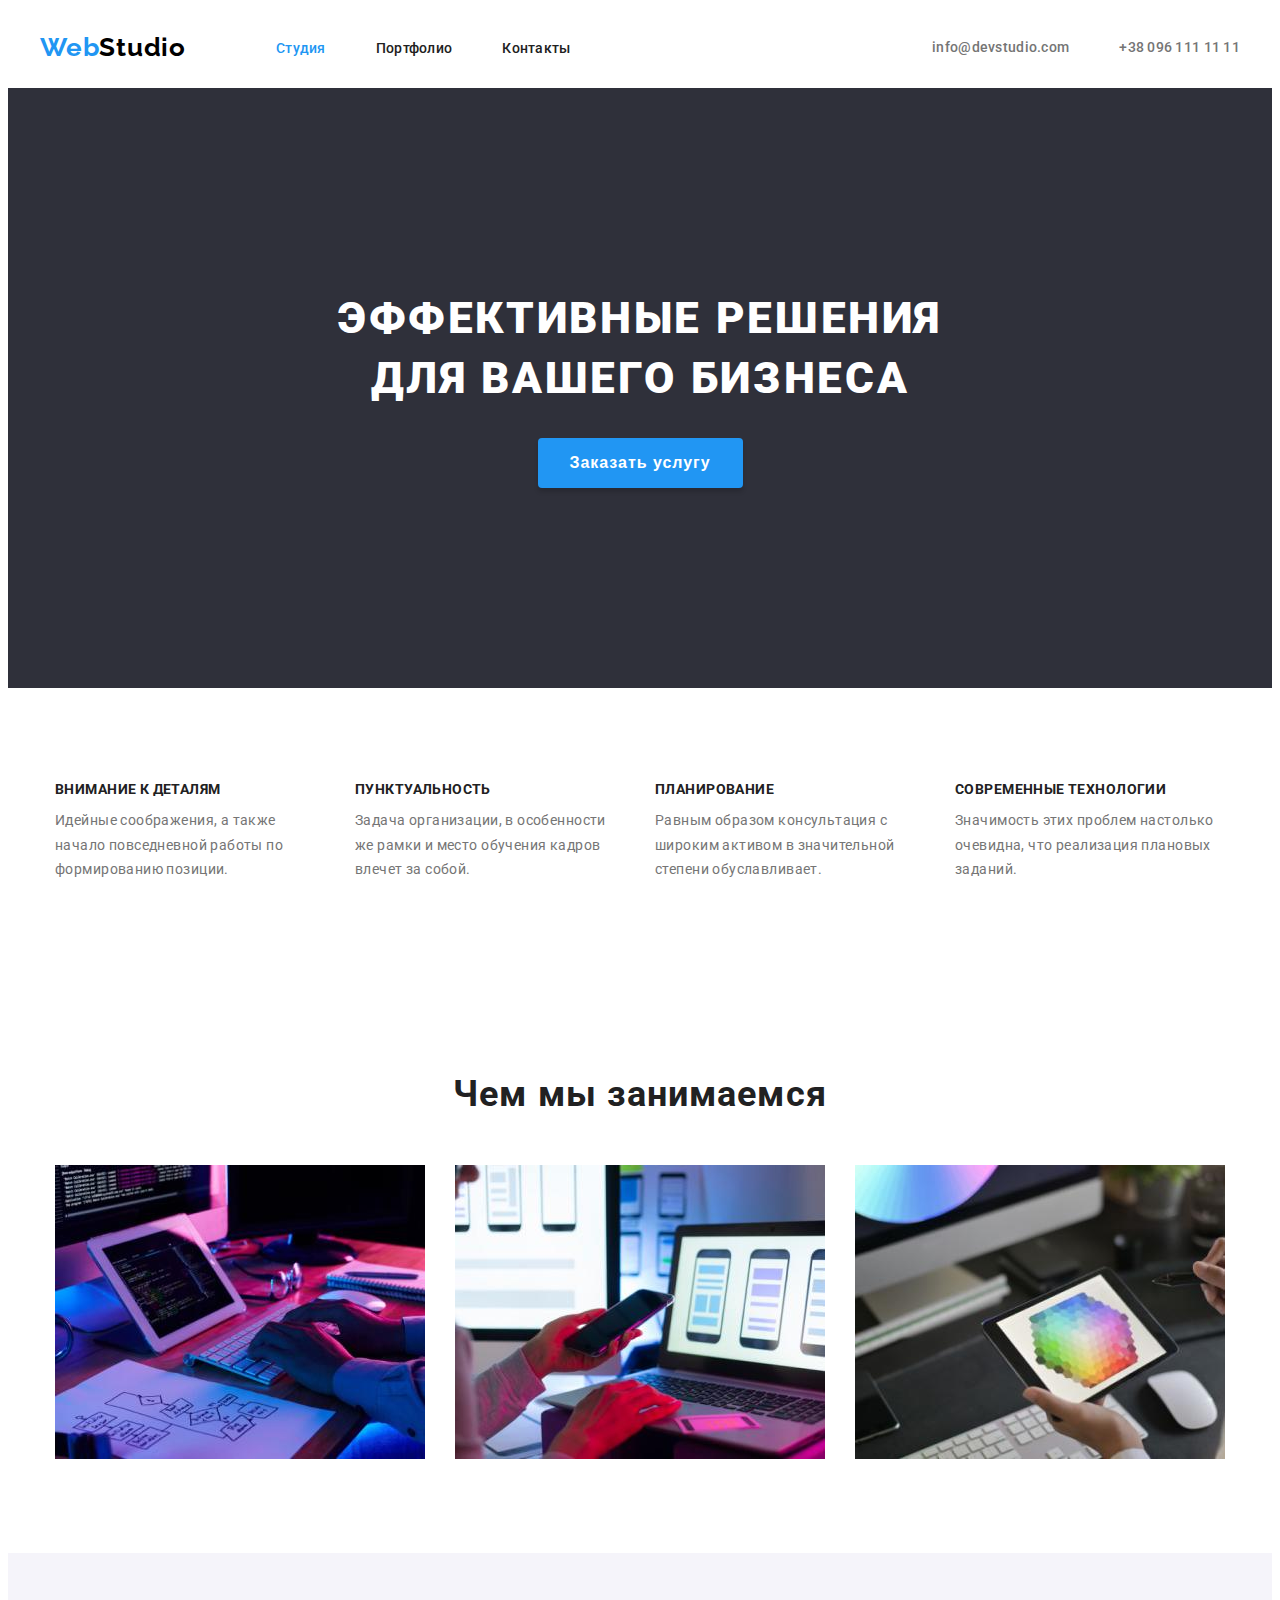
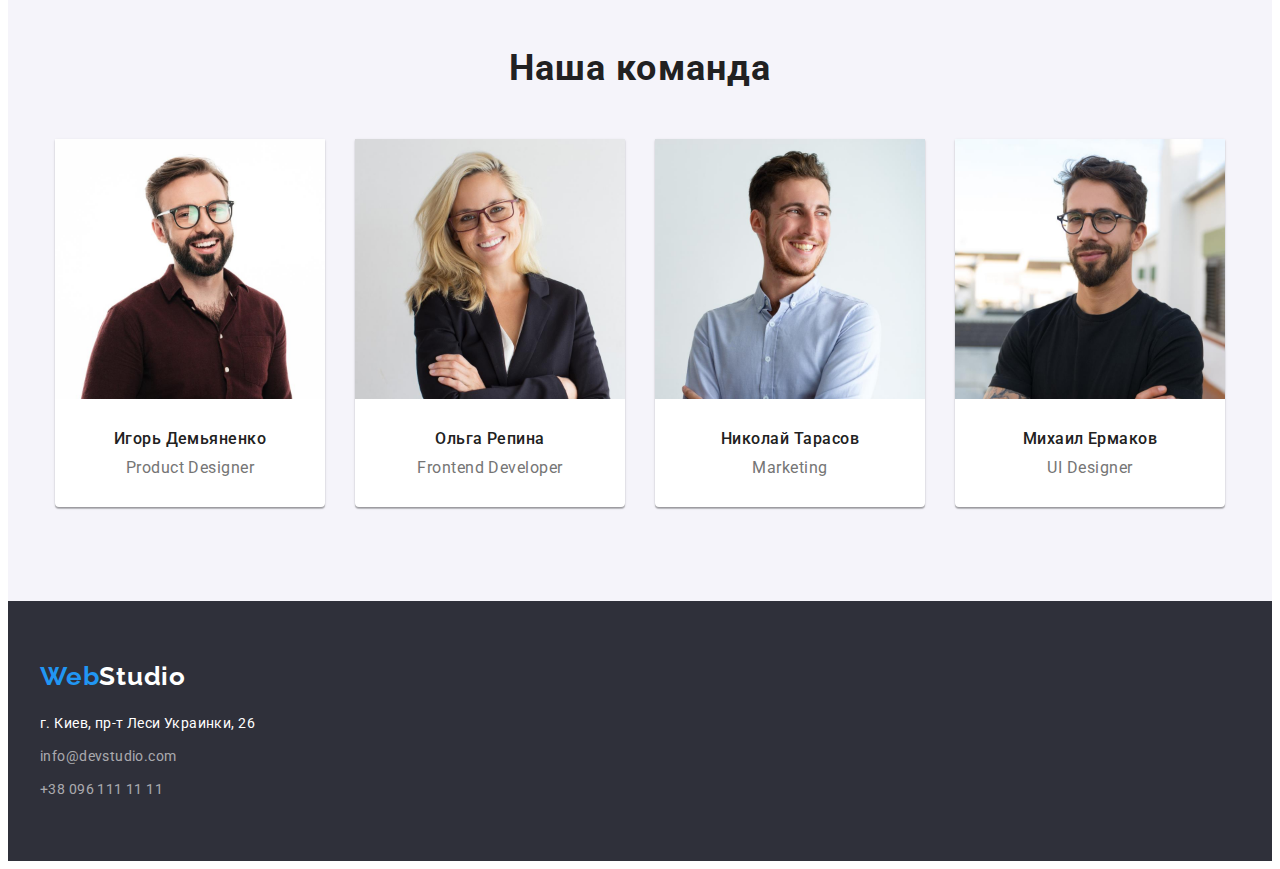
<file: index.html>
<!DOCTYPE html>
<html lang="ru">

<head>
    <meta charset="UTF-8">
    <meta http-equiv="X-UA-Compatible" content="IE=edge">
    <meta name="viewport" content="width=device-width, initial-scale=1.0">
    <title>Document</title>
    <link rel="preconnect" href="https://fonts.googleapis.com">
    <link rel="preconnect" href="https://fonts.gstatic.com" crossorigin>
    <link href="https://fonts.googleapis.com/css2?family=Raleway:wght@700&family=Roboto:wght@400;500;700;900&display=swap" rel="stylesheet">
    <link rel="stylesheet" href="https://cdnjs.cloudflare.com/ajax/libs/modern-normalize/1.1.0/modern-normalize.min.css" integrity="sha512-wpPYUAdjBVSE4KJnH1VR1HeZfpl1ub8YT/NKx4PuQ5NmX2tKuGu6U/JRp5y+Y8XG2tV+wKQpNHVUX03MfMFn9Q==" crossorigin="anonymous" referrerpolicy="no-referrer"
    />
    <link rel="stylesheet" href="./css/styless.css">
</head>

<body>
    <!-- Section Header -->
    <header class="header">
        <div class="container main-nav">
            <nav class="nav">
                <a href="./index.html" lang="en" class="logo link">Web<span class="logo-header link">Studio</span></a>
                <ul class="site-nav list">
                    <li class="header-item">
                        <a href="./index.html" class="header-link link current">Студия</a>
                    </li>
                    <li class="header-item">
                        <a href="./portfolio.html" class="header-link link">Портфолио</a>
                    </li>
                    <li class="header-item">
                        <a href="Контакты" class="header-link list link">Контакты</a>
                    </li>
                </ul>
            </nav>
            <ul class="header-contacts-link list">
                <li>
                    <a href="mailto:info@devstudio.com" class="contacts-link link">info@devstudio.com</a>
                </li>
                <li>
                    <a href="tel:+380961111111" class="contacts-link link">+38 096 111 11 11</a>
                </li>
            </ul>
        </div>
    </header>
    <main class="hero-left">
        <!-- Section hero -->
        <section class="hero">
            <div class="container">
                <h1 class="hero-title">Эффективные решения для вашего бизнеса</h1>
                <button type="button" class="hero-button">Заказать услугу</button>
            </div>
        </section>
        <!-- Section features -->
        <section class="features-section section">
            <div class="container">
                <h2 hidden>about-work</h2>
                <ul class="list">
                    <li class="features-list">
                        <h3 class="features-title subtitle">Внимание к деталям</h3>
                        <p class="features-text">Идейные соображения, а также начало повседневной работы по формированию позиции.
                        </p>
                        <li>

                            <li class="features-list">
                                <h3 class="features-title subtitle">Пунктуальность</h3>
                                <p class="features-text">Задача организации, в особенности же рамки и место обучения кадров влечет за собой.</p>
                            </li>
                            <li class="features-list">
                                <h3 class="features-title subtitle">Планирование</h3>
                                <p class="features-text">Равным образом консультация с широким активом в значительной степени обуславливает.
                                </p>
                            </li>
                            <li class="features-list">
                                <h3 class="features-title subtitle">Современные технологии</h3>
                                <p class="features-text">Значимость этих проблем настолько очевидна, что реализация плановых заданий.
                                </p>
                            </li>
                </ul>
            </div>
        </section>
        <!-- Section task -->
        <section class="task section">
            <div class="container">
                <h2 class="task-title title">Чем мы занимаемся</h2>
                <ul class="list">
                    <li class="task-list"><img src="./images/img.jpg" class="task-img" alt="набирает текст на пк" width="370" height="294"></li>
                    <li class="task-list"><img src="./images/img2 (1).jpg" class="task-img" alt="набирает текст на телефоне" width="370" height="294"></li>
                    <li class="task-list"><img src="./images/img3.jpg" class="task-img" alt="разбирает на теелфоне" width="370" height="294"></li>
                </ul>
            </div>
        </section>
        <!-- Section team -->
        <section class="section-team section">
            <div class="container">
                <h2 class="team-title title">Наша команда</h2>
                <ul class="list">
                    <li class="team-list"><img src="./images/man1.jpg" class="team-img" alt="игор демяненко" width="270" height="260">
                        <div class="team-card-description">
                            <h3 class="name subtile">Игорь Демьяненко</h3>
                            <p lang="en" class="text">Product Designer</p>
                        </div>
                    </li>

                    <li class="team-list"><img src=" ./images/girl.jpg " class="team-img" alt=" ольга репина " width=" 270 " height=" 260 ">
                        <div class="team-card-description">
                            <h3 class="name subtile">Ольга Репина</h3>
                            <p lang=" en " class=" text ">Frontend Developer</p>
                        </div>
                    </li>

                    <li class="team-list">
                        <img src="./images/man2.jpg" class="team-img" alt="николай тарасов" width="270" height="260">
                        <div class="team-card-description">
                            <h3 class="name subtile">Николай Тарасов</h3>
                            <p lang="en" class="text">Marketing</p>
                        </div>
                    </li>

                    <li class="team-list"><img src=" ./images/man3.jpg " class="team-img" alt=" михаил ермаков " width=" 270 " height=" 260 ">
                        <div class="team-card-description">
                            <h3 class=" name subtile ">Михаил Ермаков</h3>
                            <p lang="en" class="text">UI Designer</p>
                        </div>
                    </li>

                </ul>
            </div>
        </section>
    </main>
    <!--Section Footer -->
    <footer class="footer">
        <div class="container">
            <a href="./index.html" class="logo link footer-link"> Web<span class="logo-footer">Studio</span> </a>
            <address>
                <ul class="list footer-list">
                    <li class="footer-list-item"><a href="" class="link footer-item">г. Киев, пр-т Леси Украинки, 26</a>
                    </li>
                    <li class="footer-list-item">
                        <a href="mailto:info@devstudio.com" class="link footer-contact">info@devstudio.com</a>
                    </li>
                    <li class="footer-list-item">
                        <a href="tel:+380961111111" class="link footer-contact">+38 096 111 11 11</a>
                    </li>
                </ul>
            </address>
        </div>
    </footer>
</body>

</html>
</file>
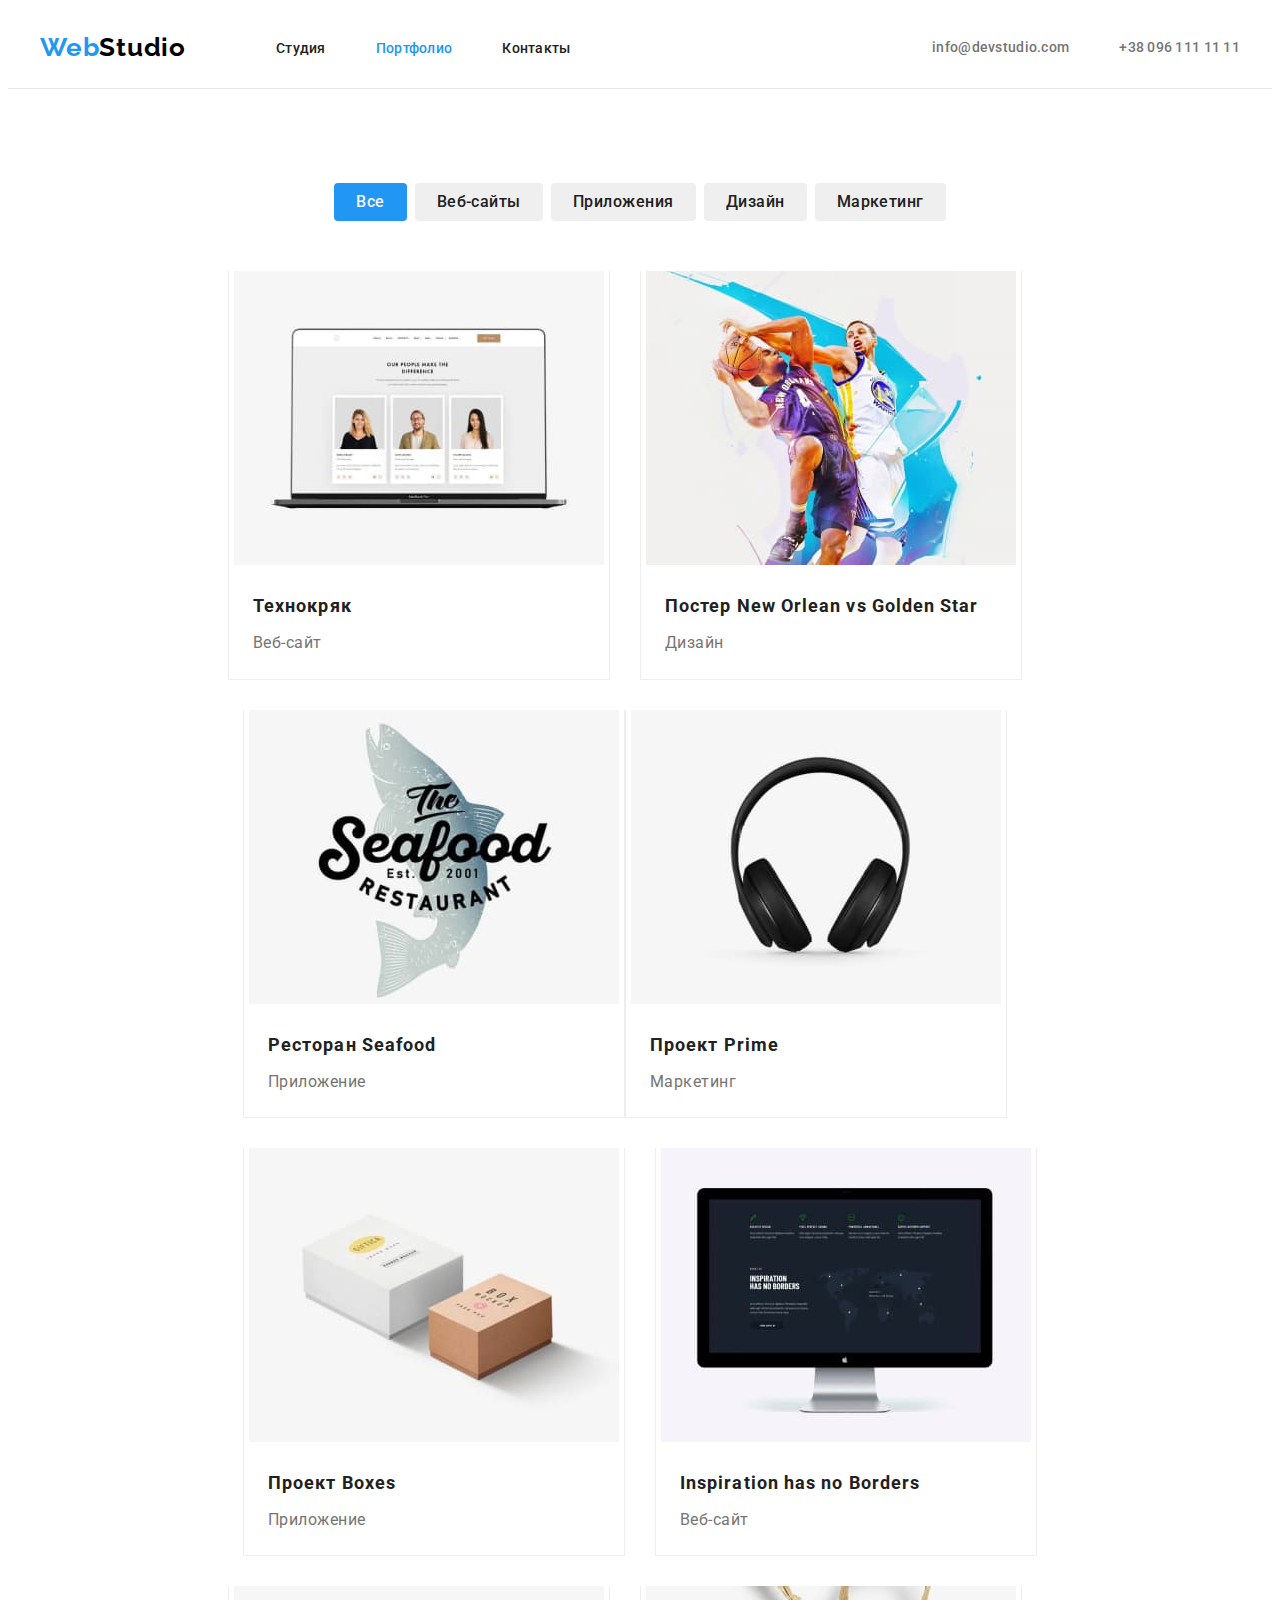
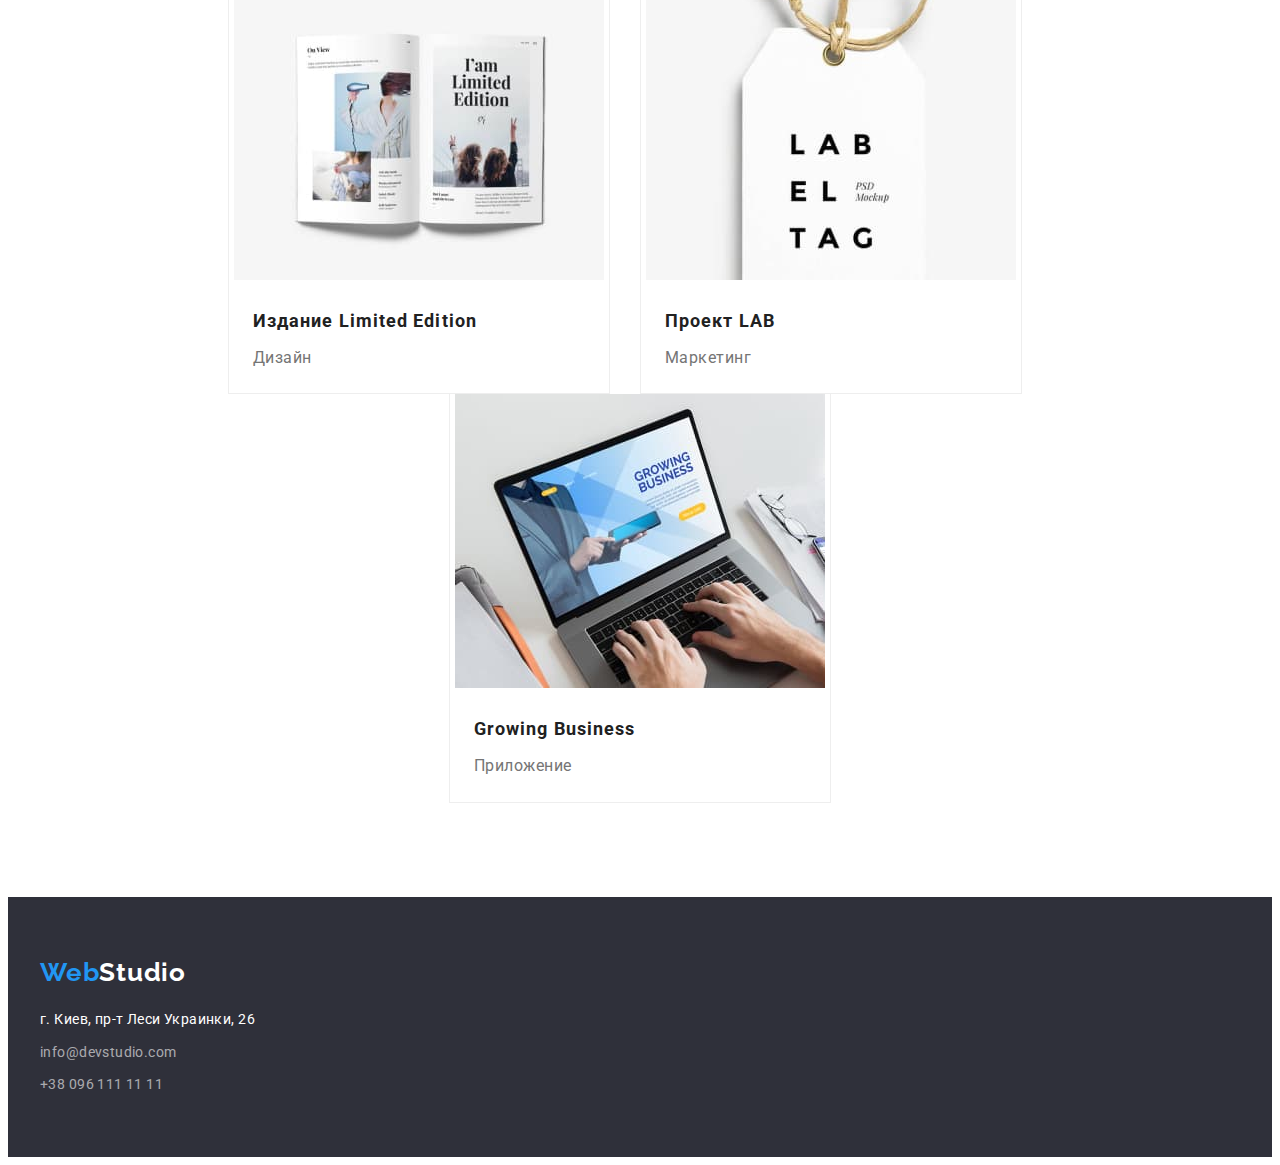
<file: portfolio.html>
<!DOCTYPE html>
<html lang="ru">

<head>
    <meta charset="UTF-8">
    <meta http-equiv="X-UA-Compatible" content="IE=edge">
    <meta name="viewport" content="width=device-width, initial-scale=1.0">
    <title>Document</title>
    <link rel="preconnect" href="https://fonts.googleapis.com">
    <link rel="preconnect" href="https://fonts.gstatic.com" crossorigin>
    <link href="https://fonts.googleapis.com/css2?family=Raleway:wght@700&family=Roboto:wght@400;500;700;900&display=swap" rel="stylesheet">
    <link rel="stylesheet" href="https://cdnjs.cloudflare.com/ajax/libs/modern-normalize/1.1.0/modern-normalize.min.css" integrity="sha512-wpPYUAdjBVSE4KJnH1VR1HeZfpl1ub8YT/NKx4PuQ5NmX2tKuGu6U/JRp5y+Y8XG2tV+wKQpNHVUX03MfMFn9Q==" crossorigin="anonymous" referrerpolicy="no-referrer"
    />
    <link rel="stylesheet" href="./css/styless.css">
</head>

<body>
    <!-- Section Header -->
    <header class="header">
        <div class="container main-nav">
            <nav class="nav">
                <a href="index.html" lang="en" class="logo link">Web<span class="logo-header link">Studio</span></a>
                <ul class="site-nav list">
                    <li class="header-item">
                        <a href="./index.html" class="header-link link">Студия</a>
                    </li>
                    <li class="header-item">
                        <a href="./portfolio.html" class="header-link link current">Портфолио</a>
                    </li>
                    <li class="header-item">
                        <a href="Контакты" class="header-link list link">Контакты</a>
                    </li>
                </ul>
            </nav>
            <ul class="header-contacts-link list">
                <li>
                    <a href="mailto:info@devstudio.com" class="contacts-link link">info@devstudio.com</a>
                </li>
                <li>
                    <a href="tel:+380961111111" class="contacts-link link">+38 096 111 11 11</a>
                </li>
            </ul>
        </div>
    </header>
    <main>
        <!-- Section Hero -->
        <section class="portf-section section">
            <div class="container">
                <h1 hidden>portfolio</h1>
                <ul class="list menu-list">
                    <li class="item">
                        <button type="button" class="button active-button">Все</button>
                    </li>
                    <li class="item">
                        <button type="button " class="button">Веб-сайты</button>
                    </li>
                    <li class="item">
                        <button type="button " class="button">Приложения</button>
                    </li>
                    <li class="item">
                        <button type="button " class="button">Дизайн</button>
                    </li>
                    <li class="item">
                        <button type="button " class="button">Маркетинг</button>
                    </li>
                </ul>
                <ul class="list portf-list">
                    <li class="item-portf">
                        <a href="" class="link">
                            <img src="./images/tehnokrak.jpg " alt="технокряк " width="370 " height="294 " />
                            <div class="portfolio-card-description">
                                <h2 class="portfolio-title">Технокряк</h2>
                                <p class="portfolio-text">Веб-сайт</p>
                            </div>
                        </a>
                    </li>
                    <li class="item-portf">
                        <a href="" class="link">
                            <img src="./images/new orlean vs golden star.jpg " alt="постер " width="370 " height="294 " />
                            <div class="portfolio-card-description">
                                <h2 class="portfolio-title">Постер New Orlean vs Golden Star</h2>
                                <p class="portfolio-text">Дизайн</p>
                            </div>
                        </a>
                    </li>
                    <li class="item-portf">
                        <a href="" class="link">
                            <img src="./images/seafood.jpg " alt="рыбный ресторан " width="370 " height="294 " />
                            <div class="portfolio-card-description">
                                <h2 class="portfolio-title">Ресторан Seafood</h2>
                                <p class="portfolio-text">Приложение</p>
                            </div>
                        </a>
                    </li>
                    <li class="item-portf">
                        <a href="" class="link">
                            <img src="./images/prime.jpg " alt="наушники " width="370 " height="294 " />
                            <div class="portfolio-card-description">
                                <h2 class="portfolio-title">Проект Prime</h2>
                                <p class="portfolio-text">Маркетинг</p>
                            </div>
                        </a>
                    </li>

                    <li class="item-portf">
                        <a href="" class="link">
                            <img src="./images/boxes.jpg " alt="коробка " width="370 " height="294 " />
                            <div class="portfolio-card-description">
                                <h2 class="portfolio-title">Проект Boxes</h2>
                                <p class="portfolio-text">Приложение</p>
                            </div>
                        </a>
                    </li>
                    <li class="item-portf">
                        <a href="" class="link">
                            <img src="./images/inspiration has no borders.jpg " alt="монитор " width="370 " height="294 " />
                            <div class="portfolio-card-description">
                                <h2 class="portfolio-title">Inspiration has no Borders</h2>
                                <p class="portfolio-text">Веб-сайт</p>
                            </div>
                        </a>
                    </li>
                    <li class="item-portf">
                        <a href="" class="link">
                            <img src="./images/limited edition.jpg " alt="журнал " width="370 " height="294 " />
                            <div class="portfolio-card-description">
                                <h2 class="portfolio-title">Издание Limited Edition</h2>
                                <p class="portfolio-text">Дизайн</p>
                            </div>
                        </a>
                    </li>
                    <li class="item-portf">
                        <a href="" class="link">
                            <img src="./images/lab.jpg " alt="ярлык " width="370 " height="294 " />
                            <div class="portfolio-card-description">
                                <h2 class="portfolio-title">Проект LAB</h2>
                                <p class="portfolio-text">Маркетинг</p>
                            </div>
                        </a>
                    </li>
                    <li class="item-portf">
                        <a href="" class="link">
                            <img src="./images/growing business.jpg " alt="ноутбук " width="370 " height="294 " />
                            <div class="portfolio-card-description">
                                <h2 class="portfolio-title">Growing Business</h2>
                                <p class="portfolio-text">Приложение</p>
                            </div>
                        </a>
                    </li>
                </ul>
            </div>
        </section>
    </main>

    <!-- Section Footer -->
    <footer class="footer">
        <div class="container">
            <a href="./index.html" class="logo link footer-link"> Web<span class="logo-footer">Studio</span> </a>
            <address>
                <ul class="list footer-list">
                    <li class="footer-list-item"><a href="" class="link footer-item">г. Киев, пр-т Леси Украинки, 26</a>
                    </li>
                    <li class="footer-list-item">
                        <a href="mailto:info@devstudio.com" class="link footer-contact">info@devstudio.com</a>
                    </li>
                    <li class="footer-list-item">
                        <a href="tel:+380961111111" class="link footer-contact">+38 096 111 11 11</a>
                    </li>
                </ul>
            </address>
        </div>
    </footer>
</body>

</html>
</file>
<file: css/styless.css>
:root {
    --primary-title-color: #FFFFFF;
    --secondary-title-color: #000000;
    --primary-text-color: #212122;
    --secondary-text-color: #757575;
    --accent-color: #2196F3;
    --header-text-color: #212121;
    --first-logo-color: #000000;
    --second-bg-color: #2f303a;
    --sect-team-bg-color: #f5f4fa;
    --footer-contact-color: rgba(255, 255, 255, 0.6);
}


/* global selector */

html {
    box-sizing: border-box;
}

body {
    letter-spacing: 0.03em;
    font-family: 'Roboto', sans-serif;
    color: var(--primary-text-color);
    background-color: var(--primary-title-color);
    font-size: 14px;
}

h1,
h2,
h3,
p,
ul {
    margin-top: 0;
    margin-bottom: 0;
}

.title {
    color: var(--title-text-color);
    font-size: 36px;
    font-style: normal;
    font-weight: 700;
    line-height: 1.17;
    letter-spacing: 0.03em;
    text-align: center;
}

.link {
    text-decoration: none;
}

.list {
    list-style: none;
    padding-inline-start: 0;
    display: flex;
    justify-content: center;
}

.container {
    margin-left: auto;
    margin-right: auto;
    width: 1200px;
    padding-left: 15px;
    padding-right: 15px;
    text-align: center;
}


/* Header*/

.main-nav {
    display: flex;
    align-items: center;
}

.nav {
    display: flex;
    align-items: center;
}

.site-nav .header-item:not(:last-child),
.list .header-item:not(:last-child) {
    margin-right: 50px;
}

.hero-button {
    cursor: pointer;
    border: 0;
    margin: auto;
    padding: 10px 32px;
    display: inline-block;
    min-width: 200px;
    font-weight: 700;
    font-size: 16px;
    font-style: normal;
    line-height: 1.88;
    display: flex;
    align-items: center;
    text-align: center;
    letter-spacing: 0.06em;
    color: var(--primary-title-color);
}

.hero-button:focus,
.hero-button:hover {
    color: var(--header-text-color);
}

.hero-button {
    background-color: var(--accent-color);
    box-shadow: 0px 4px 4px rgba(0, 0, 0, 0.15);
    border-radius: 4px;
}

.logo {
    margin-right: 90px;
    display: block;
    padding-top: 24px;
    padding-bottom: 25px;
    font-family: Raleway;
    font-style: normal;
    font-weight: 700;
    font-size: 26px;
    line-height: 1.19;
    letter-spacing: 0.03em;
    text-align: left;
    color: var(--accent-color);
}

.logo-header {
    color: var(--first-logo-color)
}

.logo-footer {
    font-family: Raleway;
    font-style: normal;
    font-weight: 700;
    font-size: 26px;
    line-height: 1.19;
    text-align: left;
    color: var(--primary-title-color);
    letter-spacing: 0.03em;
}

.header-link {
    display: block;
    padding-top: 32px;
    padding-bottom: 32px;
    font-weight: 500;
    line-height: 1.17;
    letter-spacing: 0.02em;
    color: var(--header-text-color);
    text-align: left;
}

.header-link:focus,
.header-link:hover,
.contacts-link:focus,
.contacts-link:hover,
.site-nav .link.current,
.header-contacts-link .link.current {
    color: var(--accent-color);
}

.header-contacts-link {
    margin-left: auto;
}

.section {
    padding-top: 94px;
    padding-bottom: 94px;
}

.contacts-link {
    margin-left: 50px;
    display: block;
    padding-top: 32px;
    padding-bottom: 32px;
    color: var(--secondary-text-color);
    font-weight: 500;
    line-height: 1.14;
    letter-spacing: 0.02em;
    font-style: normal;
}


/* Section Hero */

.hero {
    background-color: var(--second-bg-color);
    text-align: center;
    padding-top: 200px;
    padding-bottom: 200px;
}

.hero-title {
    margin-bottom: 30px;
    width: 696px;
    margin-left: auto;
    margin-right: auto;
    font-style: normal;
    font-weight: 900;
    font-size: 44px;
    line-height: 1.364;
    text-align: center;
    letter-spacing: 0.06em;
    text-transform: uppercase;
    text-align: center;
    color: var(--primary-title-color)
}

.hero-title {
    background-color: var(--second-bg-color);
}


/* Section features */

.features {
    display: none;
}

.list .features-list:not(:last-child) {
    margin-right: 30px;
}

.features-list {
    width: 270px;
}

.features-title {
    text-transform: uppercase;
    /* color: var(--header-text-color); */
    margin-bottom: 10px;
}

.features-text {
    margin-bottom: 4px;
    font-size: 14px;
    line-height: 1.72;
    letter-spacing: 0.03em;
    color: var(--secondary-text-color);
    text-align: left;
}

.subtitle {
    color: var(--title-text-color);
    font-size: 14px;
    font-style: normal;
    font-weight: 700;
    line-height: 1.14;
    letter-spacing: 0.03em;
    text-align: left;
}


/* Section task */

.task .section {
    padding-top: 0;
}

.list .task-list:not(:last-child) {
    margin-right: 30px;
}

.task-img {
    display: block;
}

.task-title {
    margin-bottom: 50px;
}


/* Section team*/

.section-team {
    background-color: var(--sect-team-bg-color);
}

.name {
    margin-bottom: 10px;
    font-weight: 500;
    font-size: 16px;
    line-height: 1.19;
    text-align: center;
    letter-spacing: 0.03em;
    color: var(--header-text-color);
    background-color: var(--primary-title-color);
}

.text {
    font-size: 16px;
    line-height: 1.19;
    text-align: center;
    letter-spacing: 0.03em;
    color: var(--secondary-text-color);
    background-color: var(--primary-title-color);
}

.team-list {
    background-color: var(--primary-title-color);
    box-shadow: 0px 1px 3px rgba(0, 0, 0, 0.12), 0px 1px 1px rgba(0, 0, 0, 0.14), 0px 2px 1px rgba(0, 0, 0, 0.2);
    border-radius: 0px 0px 4px 4px;
}

.list .team-list:not(:last-child) {
    margin-right: 30px;
}

.team-card-description {
    padding-top: 30px;
    padding-bottom: 30px;
}

.team-title {
    margin-bottom: 50px;
}

.team-img {
    display: block;
}


/* Footer */

.footer {
    background-color: var(--second-bg-color);
    padding-top: 60px;
    padding-bottom: 60px;
}

.footer-link {
    padding-top: 0;
    padding-bottom: 0;
    margin-bottom: 20px;
}

.logo-footer {
    color: var(--primary-title-color);
}

.footer-item {
    color: var(--primary-title-color);
    font-style: normal;
    line-height: 1.71;
    letter-spacing: 0.03em;
    text-align: left;
}

.footer-contact {
    color: var(--footer-contact-color);
    font-style: normal;
    line-height: 1.7;
    letter-spacing: 0.03em;
    text-align: left;
}

.footer-contact:hover,
.footer-contact:focus,
.footer-item:hover,
.footer-item:focus {
    color: var(--accent-color);
}

.footer-list {
    margin-right: auto;
    flex-direction: column;
    text-align: left;
}

.footer-list-item {
    margin-bottom: 9px;
}

.footer-list-item:last-child {
    margin-bottom: 0;
}


/* left side */

.button {
    cursor: pointer;
    border: 0;
    border-radius: 4px;
    padding: 6px 22px;
    display: inline-block;
    min-width: 73x;
    color: var(--primary-text-color);
    font-family: Roboto;
    font-size: 16px;
    font-weight: 500;
    line-height: 1.63;
    letter-spacing: 0.03em;
    text-align: center;
}

.button:hover,
.button:focus {
    background-color: var(--accent-color);
    color: var(--primary-title-color);
}

.active-button {
    background-color: var(--accent-color);
    color: var(--sect-team-bg-color);
}

.portf-section {
    border-top: 1px solid #e5e5e5;
}

.menu-list {
    margin-bottom: 50px;
}

.menu-list .item:not(:last-child) {
    margin-right: 8px;
}

.portf-list {
    flex-wrap: wrap;
}

.list .item-portf:not(:nth-child(3n)) {
    margin-right: 30px;
}

.list .item-portf:not(:nth-last-child(-n + 3)) {
    margin-bottom: 30px;
}

.item-portf {
    width: calc((100% - 60px) / 3);
    border-bottom: 1px solid #eeeeee;
    border-left: 1px solid #eeeeee;
    border-right: 1px solid #eeeeee;
}

.portfolio-card-description {
    padding: 20px 24px;
}

.portf-img {
    display: block;
}

.portfolio-title {
    margin-bottom: 4px;
    font-weight: 700;
    font-size: 18px;
    line-height: 2.0;
    letter-spacing: 0.06em;
    color: var(--header-text-color);
    text-align: left;
}

.portfolio-title:hover {
    color: var(--accent-color);
}

.portfolio-text {
    font-size: 16px;
    line-height: 1.89;
    letter-spacing: 0.03em;
    color: var(--secondary-text-color);
    text-align: left;
}

.portfolio-text:hover {
    color: var(--accent-color);
}
</file>
